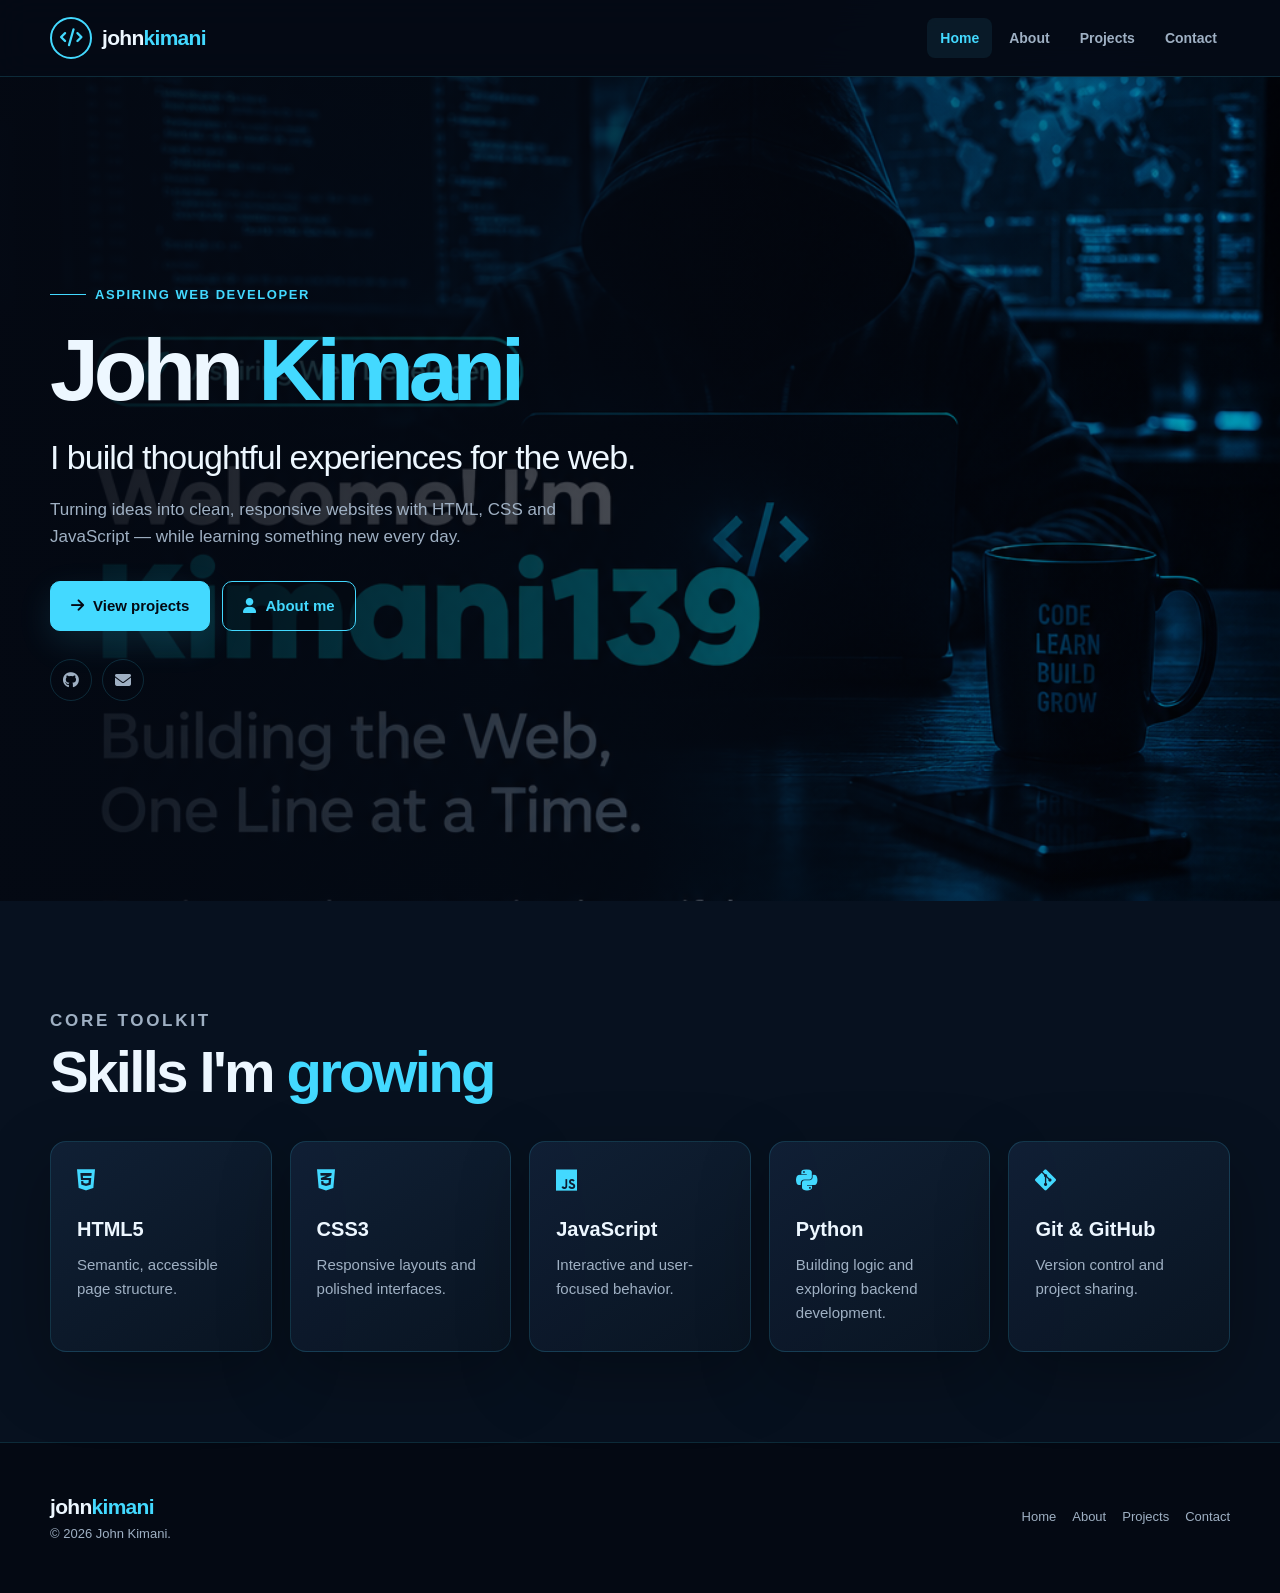
<file: index.html>
<!doctype html>
<html lang="en">
<head>
  <meta charset="UTF-8">
  <meta name="viewport" content="width=device-width, initial-scale=1.0">
  <meta name="theme-color" content="#07111f">
  <meta name="description" content="John Kimani — aspiring web developer building accessible, responsive websites.">
  <title>John Kimani | Web Developer</title>
  <link rel="stylesheet" href="styles.css">
  <link rel="stylesheet" href="https://cdnjs.cloudflare.com/ajax/libs/font-awesome/6.5.2/css/all.min.css">
  <script src="script.js" defer></script>
</head>
<body>
  <header class="site-header">
    <nav class="navbar" aria-label="Main navigation">
      <a href="index.html" class="logo" aria-label="John Kimani home">
        <span class="logo-icon"><i class="fas fa-code"></i></span>
        <span>john<span class="highlight">kimani</span></span>
      </a>
      <button class="hamburger" id="menu-toggle" type="button" aria-label="Open navigation menu" aria-expanded="false" aria-controls="nav-links">
        <span></span><span></span><span></span>
      </button>
      <ul class="nav-links" id="nav-links">
        <li><a href="index.html" class="active">Home</a></li>
        <li><a href="about.html">About</a></li>
        <li><a href="project.html">Projects</a></li>
        <li><a href="contact.html">Contact</a></li>
      </ul>
    </nav>
  </header>

  <main>
    <section class="hero" id="home">
      <div class="hero-inner">
        <div class="hero-copy">
          <p class="eyebrow">Aspiring web developer</p>
          <h1>John <span class="highlight">Kimani</span></h1>
          <p class="hero-subtitle">I build thoughtful experiences for the web.</p>
          <p class="hero-description">Turning ideas into clean, responsive websites with HTML, CSS and JavaScript — while learning something new every day.</p>
          <div class="hero-actions">
            <a href="project.html" class="btn btn-primary"><i class="fas fa-arrow-right"></i> View projects</a>
            <a href="about.html" class="btn btn-secondary"><i class="fas fa-user"></i> About me</a>
          </div>
          <div class="social-icons" aria-label="Social profiles">
            <a href="https://github.com/kimanit39" target="_blank" rel="noopener noreferrer" aria-label="GitHub"><i class="fab fa-github"></i></a>
            <a href="mailto:your-email@example.com" aria-label="Email"><i class="fas fa-envelope"></i></a>
          </div>
        </div>
      </div>
    </section>

    <section class="content-section" id="skills">
      <div class="section-heading">
        <p class="section-label">Core toolkit</p>
        <h2>Skills I'm <span class="highlight">growing</span></h2>
      </div>
      <div class="skills-grid">
        <article class="skill-card"><i class="fab fa-html5"></i><h3>HTML5</h3><p>Semantic, accessible page structure.</p></article>
        <article class="skill-card"><i class="fab fa-css3-alt"></i><h3>CSS3</h3><p>Responsive layouts and polished interfaces.</p></article>
        <article class="skill-card"><i class="fab fa-js"></i><h3>JavaScript</h3><p>Interactive and user-focused behavior.</p></article>
        <article class="skill-card"><i class="fab fa-python"></i><h3>Python</h3><p>Building logic and exploring backend development.</p></article>
        <article class="skill-card"><i class="fab fa-git-alt"></i><h3>Git & GitHub</h3><p>Version control and project sharing.</p></article>
      </div>
    </section>
  </main>

  <footer class="site-footer">
    <div class="footer-inner">
      <div>
        <a href="index.html" class="logo"><span>john<span class="highlight">kimani</span></span></a>
        <p>&copy; <span id="year">2026</span> John Kimani.</p>
      </div>
      <nav class="footer-links" aria-label="Footer navigation">
        <a href="index.html">Home</a><a href="about.html">About</a><a href="project.html">Projects</a><a href="contact.html">Contact</a>
      </nav>
    </div>
  </footer>
</body>
</html>
</file>
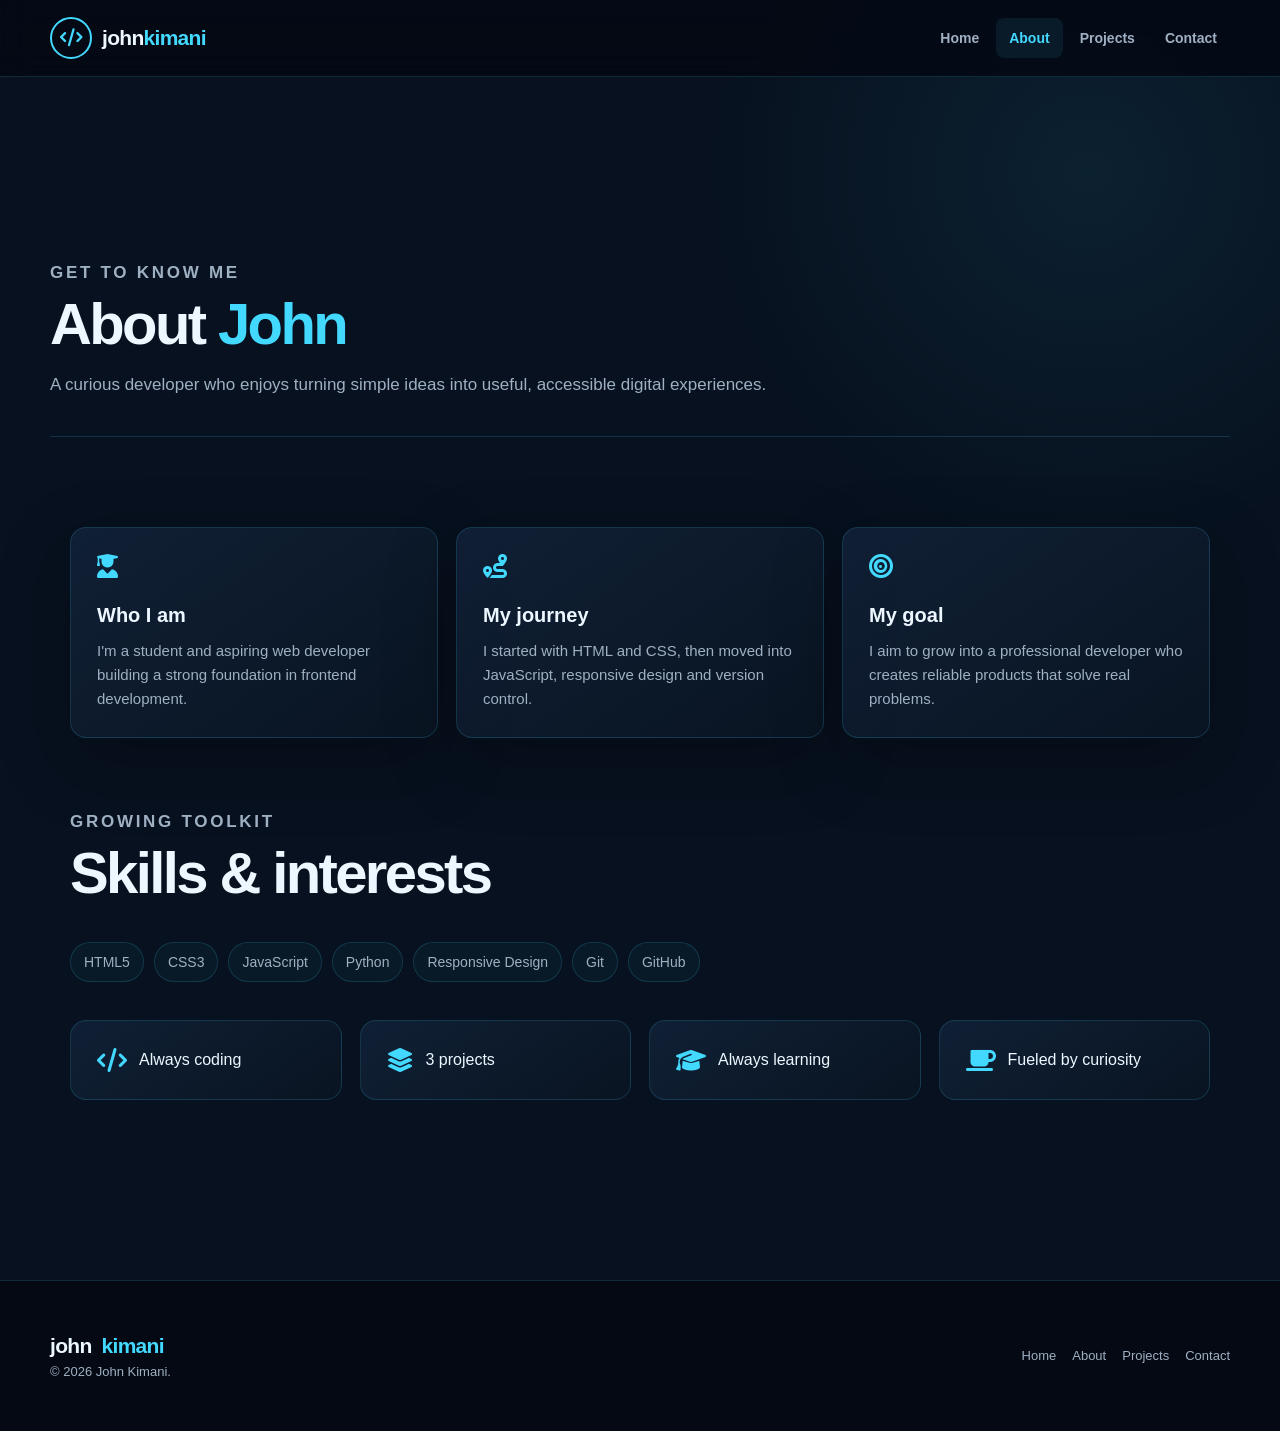
<file: about.html>
<!doctype html>
<html lang="en">
<head>
  <meta charset="UTF-8">
  <meta name="viewport" content="width=device-width, initial-scale=1.0">
  <title>About | John Kimani</title>
  <link rel="stylesheet" href="styles.css">
  <link rel="stylesheet" href="https://cdnjs.cloudflare.com/ajax/libs/font-awesome/6.5.2/css/all.min.css">
  <script src="script.js" defer></script>
</head>
<body>
  <header class="site-header">
    <nav class="navbar" aria-label="Main navigation">
      <a href="index.html" class="logo"><span class="logo-icon"><i class="fas fa-code"></i></span><span>john<span class="highlight">kimani</span></span></a>
      <button class="hamburger" id="menu-toggle" type="button" aria-label="Open navigation menu" aria-expanded="false" aria-controls="nav-links"><span></span><span></span><span></span></button>
      <ul class="nav-links" id="nav-links">
        <li><a href="index.html">Home</a></li><li><a href="about.html" class="active">About</a></li><li><a href="project.html">Projects</a></li><li><a href="contact.html">Contact</a></li>
      </ul>
    </nav>
  </header>

  <main class="page-main">
    <header class="page-header">
      <p class="section-label">Get to know me</p>
      <h1>About <span class="highlight">John</span></h1>
      <p>A curious developer who enjoys turning simple ideas into useful, accessible digital experiences.</p>
    </header>

    <section class="content-section" style="padding-inline: 0;">
      <div class="about-grid">
        <article class="card"><i class="fas fa-user-graduate"></i><h3>Who I am</h3><p>I'm a student and aspiring web developer building a strong foundation in frontend development.</p></article>
        <article class="card"><i class="fas fa-route"></i><h3>My journey</h3><p>I started with HTML and CSS, then moved into JavaScript, responsive design and version control.</p></article>
        <article class="card"><i class="fas fa-bullseye"></i><h3>My goal</h3><p>I aim to grow into a professional developer who creates reliable products that solve real problems.</p></article>
      </div>
      <div class="section-heading" style="margin-top: 70px;">
        <p class="section-label">Growing toolkit</p>
        <h2>Skills & interests</h2>
      </div>
      <div class="skills-tags">
        <span class="skill-tag">HTML5</span><span class="skill-tag">CSS3</span><span class="skill-tag">JavaScript</span><span class="skill-tag">Python</span><span class="skill-tag">Responsive Design</span><span class="skill-tag">Git</span><span class="skill-tag">GitHub</span>
      </div>
      <div class="facts-grid" style="margin-top: 38px;">
        <div class="fact-item"><i class="fas fa-code"></i><span>Always coding</span></div>
        <div class="fact-item"><i class="fas fa-layer-group"></i><span>3 projects</span></div>
        <div class="fact-item"><i class="fas fa-graduation-cap"></i><span>Always learning</span></div>
        <div class="fact-item"><i class="fas fa-coffee"></i><span>Fueled by curiosity</span></div>
      </div>
    </section>
  </main>

  <footer class="site-footer">
    <div class="footer-inner"><div><a href="index.html" class="logo">john<span class="highlight">kimani</span></a><p>&copy; <span id="year">2026</span> John Kimani.</p></div><nav class="footer-links"><a href="index.html">Home</a><a href="about.html">About</a><a href="project.html">Projects</a><a href="contact.html">Contact</a></nav></div>
  </footer>
</body>
</html>
</file>
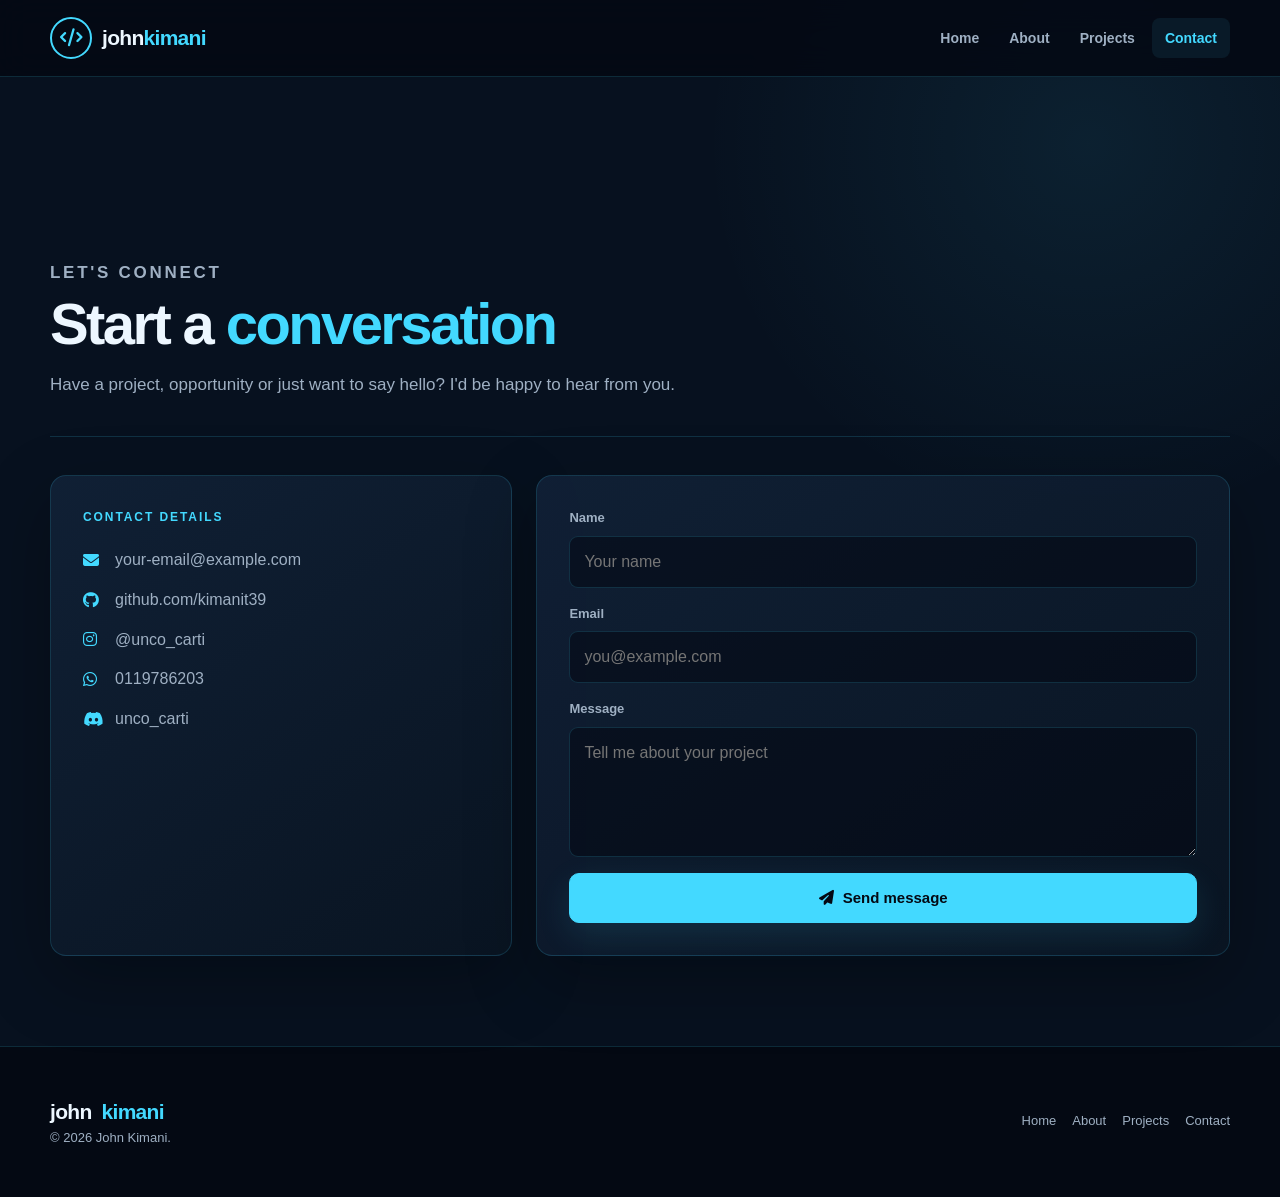
<file: contact.html>
<!doctype html>
<html lang="en">
<head>
  <meta charset="UTF-8">
  <meta name="viewport" content="width=device-width, initial-scale=1.0">
  <title>Contact | John Kimani</title>
  <link rel="stylesheet" href="styles.css">
  <link rel="stylesheet" href="https://cdnjs.cloudflare.com/ajax/libs/font-awesome/6.5.2/css/all.min.css">
  <script src="script.js" defer></script>
</head>
<body>
  <header class="site-header">
    <nav class="navbar" aria-label="Main navigation">
      <a href="index.html" class="logo"><span class="logo-icon"><i class="fas fa-code"></i></span><span>john<span class="highlight">kimani</span></span></a>
      <button class="hamburger" id="menu-toggle" type="button" aria-label="Open navigation menu" aria-expanded="false" aria-controls="nav-links"><span></span><span></span><span></span></button>
      <ul class="nav-links" id="nav-links">
        <li><a href="index.html">Home</a></li><li><a href="about.html">About</a></li><li><a href="project.html">Projects</a></li><li><a href="contact.html" class="active">Contact</a></li>
      </ul>
    </nav>
  </header>

  <main class="page-main">
    <header class="page-header">
      <p class="section-label">Let's connect</p>
      <h1>Start a <span class="highlight">conversation</span></h1>
      <p>Have a project, opportunity or just want to say hello? I'd be happy to hear from you.</p>
    </header>

    <div class="contact-layout">
      <aside class="contact-panel">
        <p class="section-label">Contact details</p>
        <div class="contact-links">
          <a href="mailto:your-email@example.com"><i class="fas fa-envelope"></i><span>your-email@example.com</span></a>
          <a href="https://github.com/kimanit39" target="_blank" rel="noopener noreferrer"><i class="fab fa-github"></i><span>github.com/kimanit39</span></a>
          <a href="https://www.instagram.com/unco_carti/" target="_blank" rel="noopener noreferrer"><i class="fab fa-instagram"></i><span>@unco_carti</span></a>
          <a href="https://wa.me/254119786203" target="_blank" rel="noopener noreferrer"><i class="fab fa-whatsapp"></i><span>0119786203</span></a>
          <div><i class="fab fa-discord"></i><span>unco_carti</span></div>
        </div>
      </aside>

      <form class="contact-panel contact-form" action="mailto:your-email@example.com" method="post" enctype="text/plain">
        <div class="field"><label for="name">Name</label><input id="name" name="name" type="text" placeholder="Your name" required></div>
        <div class="field"><label for="email">Email</label><input id="email" name="email" type="email" placeholder="you@example.com" required></div>
        <div class="field"><label for="message">Message</label><textarea id="message" name="message" placeholder="Tell me about your project" required></textarea></div>
        <button class="btn btn-primary" type="submit"><i class="fas fa-paper-plane"></i> Send message</button>
      </form>
    </div>
  </main>

  <footer class="site-footer">
    <div class="footer-inner"><div><a href="index.html" class="logo">john<span class="highlight">kimani</span></a><p>&copy; <span id="year">2026</span> John Kimani.</p></div><nav class="footer-links"><a href="index.html">Home</a><a href="about.html">About</a><a href="project.html">Projects</a><a href="contact.html">Contact</a></nav></div>
  </footer>
</body>
</html>
</file>
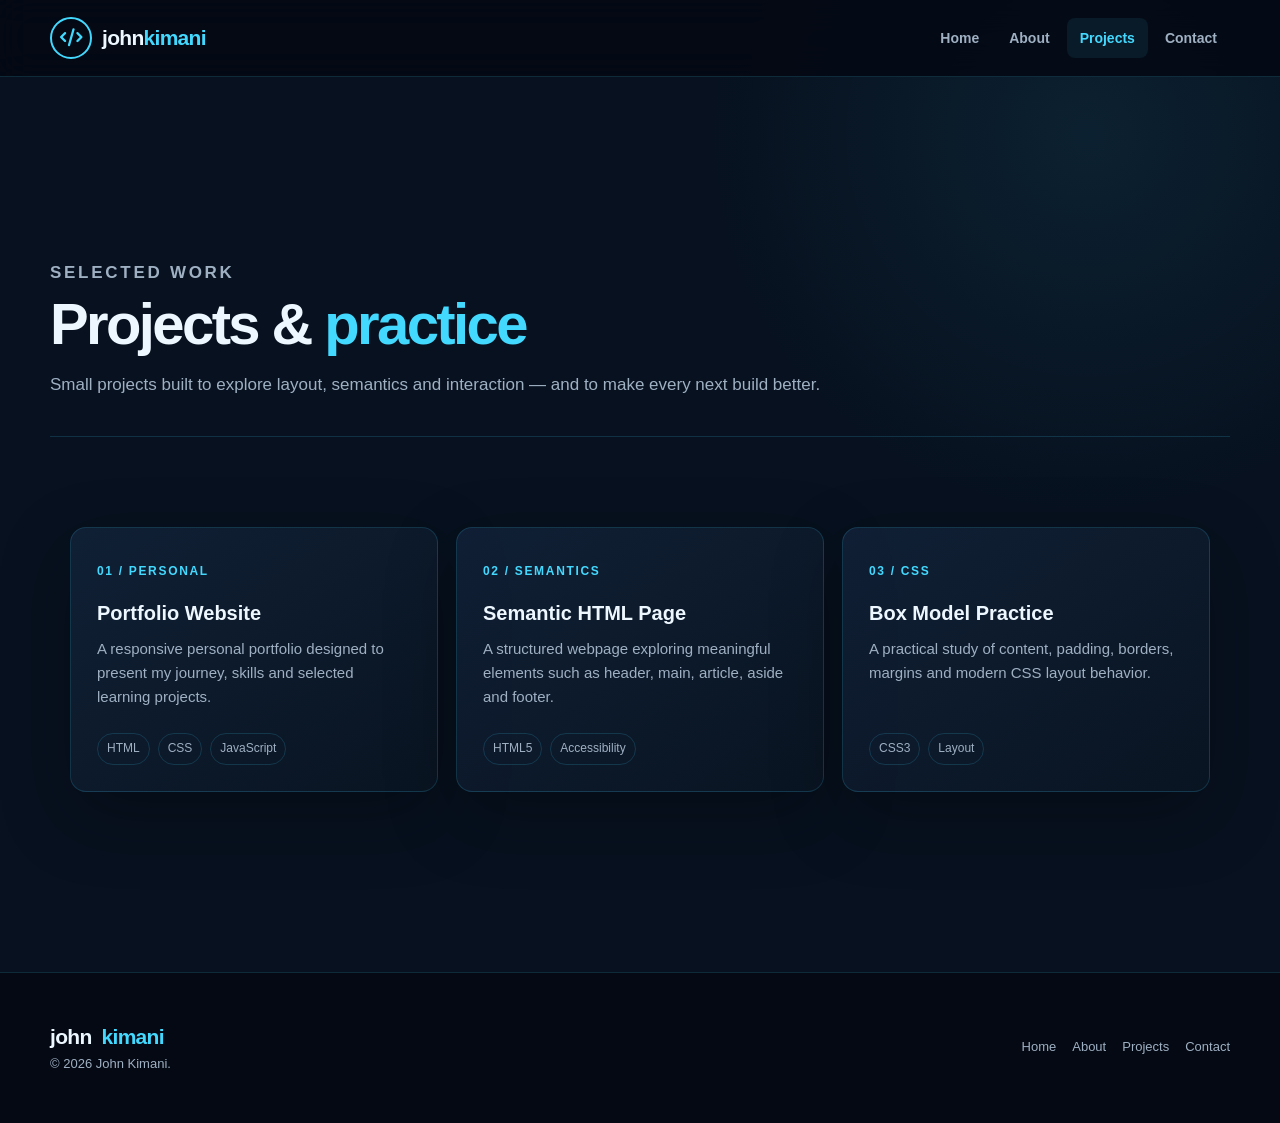
<file: project.html>
<!doctype html>
<html lang="en">
<head>
  <meta charset="UTF-8">
  <meta name="viewport" content="width=device-width, initial-scale=1.0">
  <title>Projects | John Kimani</title>
  <link rel="stylesheet" href="styles.css">
  <link rel="stylesheet" href="https://cdnjs.cloudflare.com/ajax/libs/font-awesome/6.5.2/css/all.min.css">
  <script src="script.js" defer></script>
</head>
<body>
  <header class="site-header">
    <nav class="navbar" aria-label="Main navigation">
      <a href="index.html" class="logo"><span class="logo-icon"><i class="fas fa-code"></i></span><span>john<span class="highlight">kimani</span></span></a>
      <button class="hamburger" id="menu-toggle" type="button" aria-label="Open navigation menu" aria-expanded="false" aria-controls="nav-links"><span></span><span></span><span></span></button>
      <ul class="nav-links" id="nav-links">
        <li><a href="index.html">Home</a></li><li><a href="about.html">About</a></li><li><a href="project.html" class="active">Projects</a></li><li><a href="contact.html">Contact</a></li>
      </ul>
    </nav>
  </header>

  <main class="page-main">
    <header class="page-header">
      <p class="section-label">Selected work</p>
      <h1>Projects & <span class="highlight">practice</span></h1>
      <p>Small projects built to explore layout, semantics and interaction — and to make every next build better.</p>
    </header>

    <section class="content-section" style="padding-inline: 0;">
      <div class="project-grid">
        <article class="project-card">
          <p class="project-number">01 / PERSONAL</p>
          <h3>Portfolio Website</h3>
          <p>A responsive personal portfolio designed to present my journey, skills and selected learning projects.</p>
          <div class="tag-row"><span class="tag">HTML</span><span class="tag">CSS</span><span class="tag">JavaScript</span></div>
        </article>
        <article class="project-card">
          <p class="project-number">02 / SEMANTICS</p>
          <h3>Semantic HTML Page</h3>
          <p>A structured webpage exploring meaningful elements such as header, main, article, aside and footer.</p>
          <div class="tag-row"><span class="tag">HTML5</span><span class="tag">Accessibility</span></div>
        </article>
        <article class="project-card">
          <p class="project-number">03 / CSS</p>
          <h3>Box Model Practice</h3>
          <p>A practical study of content, padding, borders, margins and modern CSS layout behavior.</p>
          <div class="tag-row"><span class="tag">CSS3</span><span class="tag">Layout</span></div>
        </article>
      </div>
    </section>
  </main>

  <footer class="site-footer">
    <div class="footer-inner"><div><a href="index.html" class="logo">john<span class="highlight">kimani</span></a><p>&copy; <span id="year">2026</span> John Kimani.</p></div><nav class="footer-links"><a href="index.html">Home</a><a href="about.html">About</a><a href="project.html">Projects</a><a href="contact.html">Contact</a></nav></div>
  </footer>
</body>
</html>
</file>
<file: styles.css>
:root {
  --bg: #07111f;
  --bg-deep: #040913;
  --panel: #0d1a2b;
  --panel-light: #12233a;
  --cyan: #43d9ff;
  --cyan-strong: #20bde8;
  --text: #edf7ff;
  --muted: #9fb0c3;
  --border: rgba(67, 217, 255, 0.16);
  --shadow: 0 24px 70px rgba(0, 0, 0, 0.28);
}

* {
  box-sizing: border-box;
  margin: 0;
  padding: 0;
}

html {
  scroll-behavior: smooth;
  scroll-padding-top: 84px;
}

body {
  min-height: 100vh;
  background:
    radial-gradient(circle at 85% 12%, rgba(67, 217, 255, 0.08), transparent 24rem),
    var(--bg);
  color: var(--text);
  font-family: Inter, "Segoe UI", Arial, sans-serif;
  line-height: 1.6;
  overflow-x: hidden;
}

a { color: inherit; text-decoration: none; }
button, input, textarea { font: inherit; }
img { max-width: 100%; display: block; }

.highlight { color: var(--cyan); }

.site-header {
  position: sticky;
  top: 0;
  z-index: 1000;
  background: rgba(4, 9, 19, 0.86);
  border-bottom: 1px solid var(--border);
  backdrop-filter: blur(16px);
}

.navbar {
  width: min(1180px, calc(100% - 40px));
  min-height: 76px;
  margin-inline: auto;
  display: flex;
  align-items: center;
  justify-content: space-between;
}

.logo {
  display: inline-flex;
  align-items: center;
  gap: 10px;
  font-size: 21px;
  font-weight: 800;
  letter-spacing: -0.7px;
}

.logo-icon {
  width: 42px;
  height: 42px;
  display: grid;
  place-items: center;
  color: var(--cyan);
  border: 2px solid var(--cyan);
  border-radius: 50%;
  font-size: 18px;
}

.nav-links {
  display: flex;
  align-items: center;
  gap: 4px;
  list-style: none;
}

.nav-links a {
  display: block;
  padding: 9px 13px;
  color: var(--muted);
  font-size: 14px;
  font-weight: 700;
  border-radius: 8px;
  transition: 180ms ease;
}

.nav-links a:hover,
.nav-links a.active {
  color: var(--cyan);
  background: rgba(67, 217, 255, 0.08);
}

.hamburger {
  display: none;
  width: 44px;
  height: 44px;
  border: 1px solid var(--border);
  border-radius: 10px;
  background: transparent;
  color: var(--cyan);
  cursor: pointer;
  align-items: center;
  justify-content: center;
  flex-direction: column;
  gap: 6px;
}

.hamburger span {
  width: 22px;
  height: 2px;
  background: currentColor;
  transition: 180ms ease;
}

.hamburger.active span:nth-child(1) { transform: translateY(8px) rotate(45deg); }
.hamburger.active span:nth-child(2) { opacity: 0; }
.hamburger.active span:nth-child(3) { transform: translateY(-8px) rotate(-45deg); }

.hero {
  min-height: calc(100svh - 76px);
  display: grid;
  align-items: center;
  background:
    linear-gradient(90deg, rgba(4, 9, 19, 0.96) 0%, rgba(4, 9, 19, 0.72) 52%, rgba(4, 9, 19, 0.25) 100%),
    url("file_000000006ca882118f6b6e8465ab327e.png") right 35% / cover no-repeat;
}

.hero-inner {
  width: min(1180px, calc(100% - 40px));
  margin-inline: auto;
  padding: 70px 0;
}

.hero-copy {
  max-width: 660px;
}

.eyebrow {
  display: inline-flex;
  align-items: center;
  gap: 9px;
  margin-bottom: 22px;
  color: var(--cyan);
  font-size: 13px;
  font-weight: 800;
  letter-spacing: 0.12em;
  text-transform: uppercase;
}

.eyebrow::before {
  content: "";
  width: 36px;
  height: 1px;
  background: var(--cyan);
}

.hero h1 {
  max-width: 700px;
  font-size: clamp(48px, 8vw, 88px);
  line-height: 0.98;
  letter-spacing: -0.06em;
}

.hero-subtitle {
  margin-top: 22px;
  font-size: clamp(22px, 3vw, 34px);
  line-height: 1.25;
  letter-spacing: -0.03em;
}

.hero-description {
  max-width: 560px;
  margin-top: 18px;
  color: var(--muted);
  font-size: 17px;
}

.hero-actions {
  display: flex;
  flex-wrap: wrap;
  gap: 12px;
  margin-top: 30px;
}

.btn {
  min-height: 50px;
  display: inline-flex;
  align-items: center;
  justify-content: center;
  gap: 9px;
  padding: 12px 20px;
  border: 1px solid var(--cyan);
  border-radius: 10px;
  font-size: 15px;
  font-weight: 800;
  transition: 180ms ease;
}

.btn-primary {
  background: var(--cyan);
  color: var(--bg-deep);
  box-shadow: 0 12px 34px rgba(67, 217, 255, 0.12);
}

.btn-secondary {
  color: var(--cyan);
  background: rgba(4, 9, 19, 0.45);
}

.btn:hover {
  transform: translateY(-3px);
  box-shadow: 0 16px 38px rgba(67, 217, 255, 0.16);
}

.social-icons {
  display: flex;
  gap: 10px;
  margin-top: 28px;
}

.social-icons a {
  width: 42px;
  height: 42px;
  display: grid;
  place-items: center;
  border: 1px solid var(--border);
  border-radius: 50%;
  color: var(--muted);
  transition: 180ms ease;
}

.social-icons a:hover {
  color: var(--cyan);
  border-color: var(--cyan);
  transform: translateY(-3px);
}

.content-section,
.page-main {
  width: min(1180px, calc(100% - 40px));
  margin-inline: auto;
  padding: 90px 0;
}

.section-heading {
  max-width: 720px;
  margin-bottom: 38px;
}

.section-heading h2,
.page-header h1 {
  margin-top: 8px;
  font-size: clamp(36px, 5vw, 58px);
  line-height: 1.05;
  letter-spacing: -0.045em;
}

.section-heading p,
.page-header p {
  margin-top: 16px;
  color: var(--muted);
  font-size: 17px;
}

.section-label {
  color: var(--cyan);
  font-size: 12px;
  font-weight: 800;
  letter-spacing: 0.16em;
  text-transform: uppercase;
}

.about-grid,
.project-grid,
.skills-grid,
.links-grid,
.facts-grid {
  display: grid;
  gap: 18px;
}

.about-grid { grid-template-columns: repeat(3, 1fr); }
.project-grid { grid-template-columns: repeat(3, 1fr); }
.skills-grid { grid-template-columns: repeat(auto-fit, minmax(180px, 1fr)); }
.links-grid { grid-template-columns: repeat(3, 1fr); }
.facts-grid { grid-template-columns: repeat(4, 1fr); }

.card,
.skill-card,
.link-card,
.fact-item,
.contact-panel,
.project-card {
  border: 1px solid var(--border);
  background: linear-gradient(145deg, rgba(18, 35, 58, 0.82), rgba(10, 21, 35, 0.82));
  border-radius: 16px;
  box-shadow: var(--shadow);
}

.card,
.skill-card,
.link-card,
.fact-item,
.project-card {
  padding: 26px;
  transition: 180ms ease;
}

.card:hover,
.skill-card:hover,
.link-card:hover,
.project-card:hover {
  transform: translateY(-6px);
  border-color: rgba(67, 217, 255, 0.42);
}

.card i,
.skill-card i,
.link-card i,
.fact-item i {
  color: var(--cyan);
  font-size: 24px;
}

.card h3,
.skill-card h3,
.link-card h3,
.project-card h3 {
  margin-top: 16px;
  font-size: 20px;
}

.card p,
.skill-card p,
.link-card p,
.project-card p {
  margin-top: 8px;
  color: var(--muted);
  font-size: 15px;
}

.page-header {
  padding: 76px 0 38px;
  border-bottom: 1px solid var(--border);
}

.project-card {
  display: flex;
  min-height: 250px;
  flex-direction: column;
}

.project-card .project-number {
  color: var(--cyan);
  font-size: 12px;
  font-weight: 800;
  letter-spacing: 0.14em;
}

.project-card .tag-row {
  display: flex;
  flex-wrap: wrap;
  gap: 8px;
  margin-top: auto;
  padding-top: 24px;
}

.tag {
  padding: 5px 9px;
  border: 1px solid var(--border);
  border-radius: 30px;
  color: var(--muted);
  font-size: 12px;
}

.fact-item {
  display: flex;
  align-items: center;
  gap: 12px;
  box-shadow: none;
}

.skills-tags {
  display: flex;
  flex-wrap: wrap;
  gap: 10px;
  margin-top: 24px;
}

.skill-tag {
  padding: 8px 13px;
  border: 1px solid var(--border);
  border-radius: 30px;
  color: var(--muted);
  background: rgba(67, 217, 255, 0.04);
  font-size: 14px;
}

.contact-layout {
  display: grid;
  grid-template-columns: 0.8fr 1.2fr;
  gap: 24px;
  margin-top: 38px;
}

.contact-panel { padding: 32px; }

.contact-links {
  display: grid;
  gap: 14px;
  margin-top: 20px;
}

.contact-links a,
.contact-links div {
  display: flex;
  align-items: center;
  gap: 12px;
  color: var(--muted);
}

.contact-links i { color: var(--cyan); width: 20px; }

.contact-form {
  display: grid;
  gap: 16px;
}

.field {
  display: grid;
  gap: 7px;
}

.field label {
  color: var(--muted);
  font-size: 13px;
  font-weight: 700;
}

.field input,
.field textarea {
  width: 100%;
  border: 1px solid var(--border);
  border-radius: 9px;
  background: rgba(4, 9, 19, 0.55);
  color: var(--text);
  padding: 12px 14px;
  outline: none;
}

.field textarea { min-height: 130px; resize: vertical; }
.field input:focus,
.field textarea:focus { border-color: var(--cyan); }

.site-footer {
  border-top: 1px solid var(--border);
  background: var(--bg-deep);
}

.footer-inner {
  width: min(1180px, calc(100% - 40px));
  min-height: 150px;
  margin-inline: auto;
  display: flex;
  align-items: center;
  justify-content: space-between;
  gap: 20px;
}

.footer-inner p { color: var(--muted); font-size: 13px; }

.footer-links {
  display: flex;
  flex-wrap: wrap;
  gap: 16px;
  color: var(--muted);
  font-size: 13px;
}

.footer-links a:hover { color: var(--cyan); }

:focus-visible {
  outline: 2px solid var(--cyan);
  outline-offset: 4px;
}

@media (max-width: 900px) {
  .about-grid,
  .project-grid,
  .links-grid { grid-template-columns: repeat(2, 1fr); }
  .skills-grid,
  .facts-grid { grid-template-columns: repeat(2, 1fr); }
  .contact-layout { grid-template-columns: 1fr; }
  .hero { background-position: 62% center; }
}

@media (max-width: 720px) {
  .navbar,
  .hero-inner,
  .content-section,
  .page-main,
  .footer-inner { width: min(100% - 32px, 1180px); }

  .hamburger { display: flex; }

  .nav-links {
    position: absolute;
    top: 76px;
    left: 0;
    right: 0;
    display: grid;
    gap: 4px;
    padding: 12px 16px 18px;
    background: rgba(4, 9, 19, 0.98);
    border-bottom: 1px solid var(--border);
    opacity: 0;
    visibility: hidden;
    transform: translateY(-8px);
    transition: 180ms ease;
  }

  .nav-links.active {
    opacity: 1;
    visibility: visible;
    transform: translateY(0);
  }

  .nav-links a { padding: 12px; }

  .hero {
    min-height: calc(100svh - 76px);
    background:
      linear-gradient(180deg, rgba(4, 9, 19, 0.28), rgba(4, 9, 19, 0.95) 72%),
      url("file_000000006ca882118f6b6e8465ab327e.png") 64% top / cover no-repeat;
  }

  .hero-inner {
    align-self: end;
    padding: 260px 0 42px;
  }

  .hero h1 { font-size: clamp(42px, 14vw, 68px); }
  .hero-subtitle { font-size: 24px; }
  .hero-description { font-size: 15px; }
  .content-section,
  .page-main { padding: 64px 0; }

  .about-grid,
  .project-grid,
  .skills-grid,
  .links-grid,
  .facts-grid { grid-template-columns: 1fr; }

  .footer-inner {
    min-height: 180px;
    align-items: flex-start;
    justify-content: center;
    flex-direction: column;
  }
}

@media (prefers-reduced-motion: reduce) {
  html { scroll-behavior: auto; }
  *, *::before, *::after {
    animation-duration: 0.01ms !important;
    transition-duration: 0.01ms !important;
  }
}
</file>
